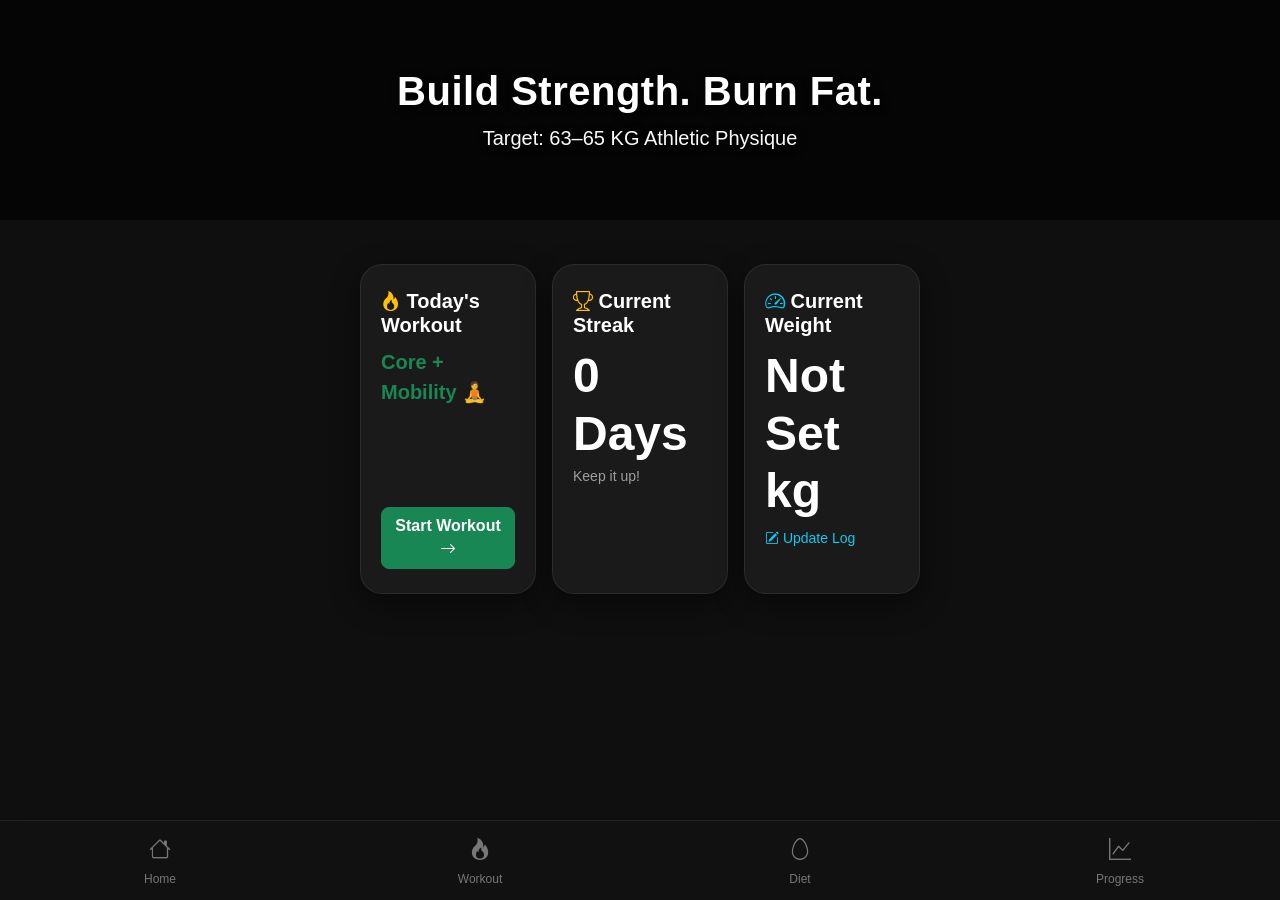
<file: index.html>
<!DOCTYPE html>
<html lang="en">

<head>
    <meta charset="UTF-8">
    <title>Project 63 - Dashboard</title>

    <meta name="viewport" content="width=device-width, initial-scale=1.0">

    <link href="https://cdn.jsdelivr.net/npm/bootstrap@5.3.2/dist/css/bootstrap.min.css" rel="stylesheet">
    <link href="https://cdn.jsdelivr.net/npm/bootstrap-icons@1.11.1/font/bootstrap-icons.css" rel="stylesheet">

    <link rel="manifest" href="manifest.json">
    <meta name="theme-color" content="#0f0f0f"> <link rel="apple-touch-icon" href="icon.png">

    <link rel="stylesheet" href="./css/style.css">
</head>

<body>

    <section class="hero">
        <div class="container text-center">
            <h1 class="fw-bold display-6 text-white text-shadow">Build Strength. Burn Fat.</h1>
            <p class="lead mb-0 text-light text-shadow">Target: 63–65 KG Athletic Physique</p>
        </div>
    </section>

    <div class="container mt-4">

        <div class="row g-3"> <div class="col-12 col-md-4">
                <div class="card h-100 d-flex flex-column justify-content-between">
                    <div>
                        <h5><i class="bi bi-fire text-warning"></i> Today's Workout</h5>
                        <p id="todayWorkout" class="mb-3 fs-5 fw-semibold text-success"></p>
                    </div>
                    <a href="workout.html" class="btn btn-success w-100 rounded-3 fw-bold">
                        Start Workout <i class="bi bi-arrow-right"></i>
                    </a>
                </div>
            </div>

            <div class="col-12 col-md-4">
                <div class="card h-100">
                    <h5><i class="bi bi-trophy text-warning"></i> Current Streak</h5>
                    <h2 id="streakCount" class="display-5 fw-bold mb-0">0 Days</h2>
                    <p class="text-muted small mt-1">Keep it up!</p>
                </div>
            </div>

            <div class="col-12 col-md-4">
                <div class="card h-100">
                    <h5><i class="bi bi-speedometer2 text-info"></i> Current Weight</h5>
                    <h2 id="currentWeight" class="display-5 fw-bold mb-0">-- kg</h2>
                    <a href="progress.html" class="text-info small text-decoration-none mt-2 d-inline-block">
                        <i class="bi bi-pencil-square"></i> Update Log
                    </a>
                </div>
            </div>

        </div>

    </div>

    <script src="./js/app.js"></script>

    <nav class="bottom-nav">
        <a href="index.html">
            <i class="bi bi-house"></i>
            <span>Home</span>
        </a>
        <a href="workout.html">
            <i class="bi bi-fire"></i>
            <span>Workout</span>
        </a>
        <a href="diet.html">
            <i class="bi bi-egg"></i>
            <span>Diet</span>
        </a>
        <a href="progress.html">
            <i class="bi bi-graph-up"></i>
            <span>Progress</span>
        </a>
    </nav>

</body>

</html>
</file>
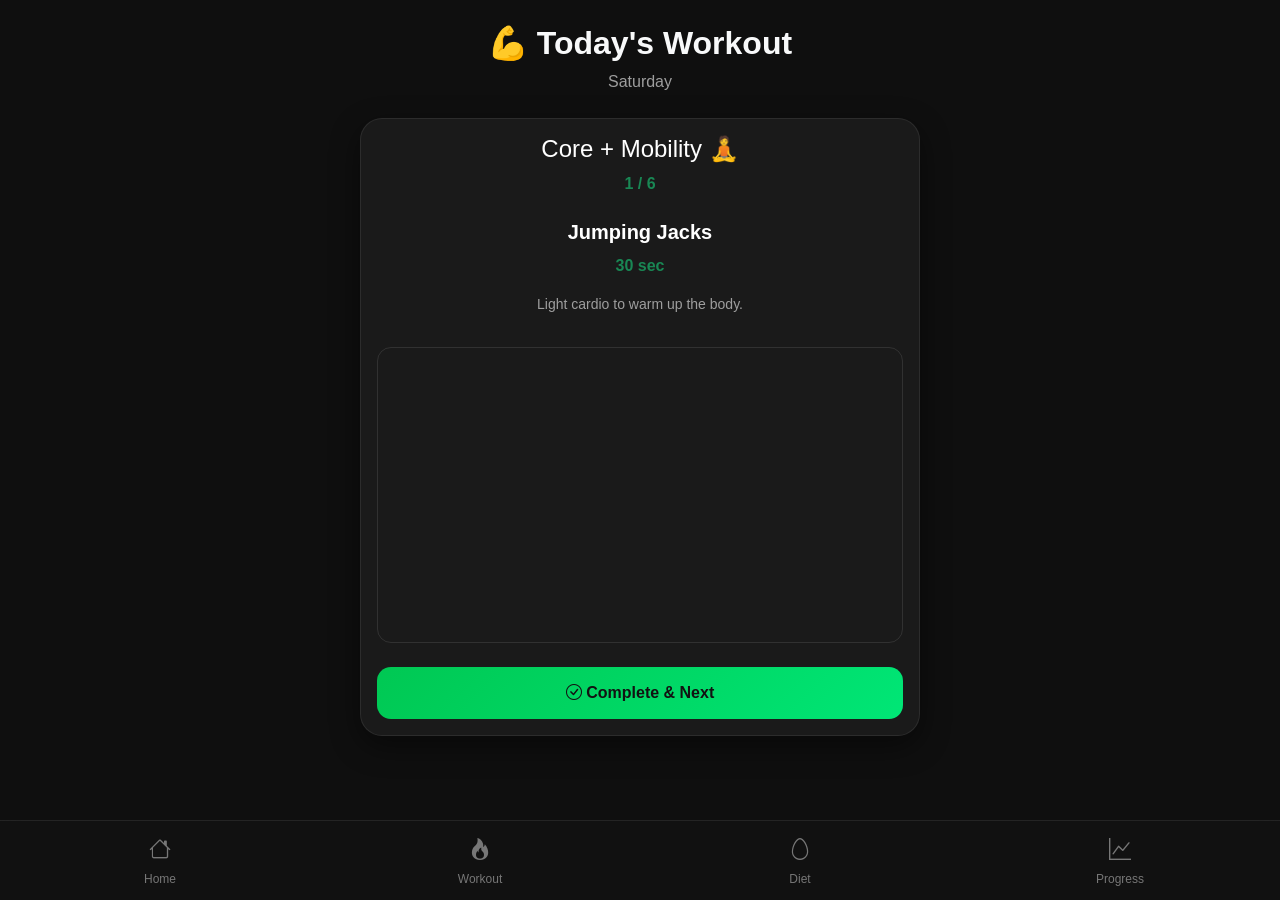
<file: workout.html>
<!DOCTYPE html>
<html>

<head>
    <title>Workout - Project 63</title>

    <meta name="viewport" content="width=device-width, initial-scale=1.0">

    <link href="https://cdn.jsdelivr.net/npm/bootstrap@5.3.2/dist/css/bootstrap.min.css" rel="stylesheet">
    <link href="https://cdn.jsdelivr.net/npm/bootstrap-icons@1.11.1/font/bootstrap-icons.css" rel="stylesheet">

    <link rel="stylesheet" href="./css/style.css">
</head>

<body>

    <div class="container py-4">

        <!-- Page Title -->
        <h2 class="text-center fw-bold mb-2">💪 Today's Workout</h2>
        <p id="todayName" class="text-center text-muted mb-4"></p>

        <!-- Workout Card -->
        <div class="card text-center p-3">

            <h4 id="todayWorkout"></h4>

            <!-- Progress -->
            <p id="exerciseProgress" class="text-success fw-bold"></p>

            <!-- Exercise Info -->
            <div class="mt-2">
                <h5 id="exerciseTitle"></h5>

                <!-- reps/sets -->
                <p id="exerciseReps" class="fw-bold text-success"></p>

                <p id="exerciseGuide" class="small text-muted"></p>
            </div>

            <!-- Video -->
            <div class="ratio ratio-16x9 mt-3">
                <iframe id="exerciseVideo" src="" allowfullscreen>
                </iframe>
            </div>

            <!-- Button -->
            <button class="mt-4" onclick="nextExercise()">
                <i class="bi bi-check-circle"></i>
                Complete & Next
            </button>

        </div>

    </div>


    <script src="./js/app.js"></script>

    <!-- Bottom Navigation -->
    <nav class="bottom-nav">
        <a href="index.html">
            <i class="bi bi-house"></i>
            <span>Home</span>
        </a>
        <a href="workout.html">
            <i class="bi bi-fire"></i>
            <span>Workout</span>
        </a>
        <a href="diet.html">
            <i class="bi bi-egg"></i>
            <span>Diet</span>
        </a>
        <a href="progress.html">
            <i class="bi bi-graph-up"></i>
            <span>Progress</span>
        </a>
    </nav>

</body>

</html>
</file>
<file: css/style.css>
/* ================= GLOBAL ================= */
* {
    box-sizing: border-box;
    /* Removes the blue tap highlight on mobile devices */
    -webkit-tap-highlight-color: transparent;
}

body {
    background-color: #0f0f0f;
    color: #f8f9fa; /* Slightly softer than pure white for readability */
    font-family:
        "Inter",
        "Segoe UI",
        -apple-system,
        BlinkMacSystemFont,
        sans-serif;
    margin: 0;
    /* Extra padding so content isn't hidden behind the bottom nav */
    padding-bottom: 90px;
    -webkit-font-smoothing: antialiased;
}

/* ================= HERO ================= */
.hero {
    height: 220px;
    background:
        linear-gradient(rgba(0, 0, 0, 0.65), rgba(0, 0, 0, 0.65)),
        url("https://images.unsplash.com/photo-1517836357463-d25dfeac3438") center/cover;
    display: flex;
    align-items: center;
    justify-content: center;
    flex-direction: column;
    text-align: center;
    text-shadow: 2px 2px 10px rgba(0, 0, 0, 0.8);
}

.hero h1 {
    font-weight: 700;
    letter-spacing: 0.5px;
    color: #ffffff;
}

.hero p {
    color: #e0e0e0;
}

/* ================= CONTAINER ================= */
.container {
    max-width: 600px;
    margin: 0 auto;
    padding: 20px;
}

/* ================= CARD ================= */
.card {
    background: #1a1a1a !important;
    color: #ffffff !important;
    border-radius: 22px;
    padding: 24px 20px; /* Slightly more vertical padding */
    margin-bottom: 20px;
    border: 1px solid rgba(255, 255, 255, 0.08);
    box-shadow: 0 10px 30px rgba(0, 0, 0, 0.45);
    transition: all 0.25s ease;
}

.card h5 {
    font-weight: 600;
    margin-bottom: 10px;
}

/* Round the corners of the YouTube video */
.ratio iframe {
    border-radius: 14px;
    border: 1px solid rgba(255, 255, 255, 0.1);
}

/* ================= BUTTONS ================= */
button {
    margin-top: 10px;
    padding: 14px 20px; /* Taller touch targets for mobile (min 44px) */
    background: linear-gradient(135deg, #00c853, #00e676);
    border: none;
    border-radius: 14px;
    color: #121212; /* Dark text on bright button for contrast */
    cursor: pointer;
    font-weight: 700;
    font-size: 16px;
    transition: all 0.2s ease;
}

/* Desktop hover */
@media (hover: hover) {
    button:hover {
        transform: translateY(-2px);
        box-shadow: 0 8px 20px rgba(0, 255, 149, 0.3);
    }
}

/* Mobile tap physical feedback */
button:active {
    transform: scale(0.96);
    box-shadow: none;
}

button.btn-danger {
    background: linear-gradient(135deg, #ff4d4d, #ff3333);
    color: white;
}

button.btn-secondary {
    background: #2a2a2a;
    color: white;
}

button.btn-warning {
    background: linear-gradient(135deg, #ffc107, #ffb300);
    color: #121212;
}

/* ================= INPUT ================= */
input {
    width: 100%;
    padding: 14px;
    margin-top: 6px;
    background: #2a2a2a;
    border: 1.5px solid transparent;
    border-radius: 12px;
    color: white;
    font-size: 16px; /* Prevents auto-zoom on iOS Safari */
    transition: 0.2s ease;
}

input:focus {
    border-color: #00ff95;
    outline: none;
    background: #2f2f2f;
    box-shadow: 0 0 0 3px rgba(0, 255, 149, 0.15);
}

/* ================= BOTTOM NAV ================= */
.bottom-nav {
    position: fixed;
    bottom: 0;
    left: 0;
    width: 100%;
    background: rgba(18, 18, 18, 0.85); /* Slightly transparent */
    display: flex;
    justify-content: space-around;
    padding: 12px 0 calc(12px + env(safe-area-inset-bottom)); /* iOS safe area */
    border-top: 1px solid rgba(255, 255, 255, 0.08);
    backdrop-filter: blur(12px); /* Native glassmorphism */
    -webkit-backdrop-filter: blur(12px); /* Safari support */
    z-index: 1000;
}

.bottom-nav a {
    color: #777;
    text-decoration: none;
    font-size: 12px;
    font-weight: 500;
    text-align: center;
    flex: 1;
    transition: all 0.2s ease;
    display: flex;
    flex-direction: column;
    align-items: center;
    gap: 4px;
}

.bottom-nav i {
    font-size: 22px;
    transition: all 0.2s ease;
}

.bottom-nav a.active {
    color: #00ff95;
}

.bottom-nav a.active i {
    transform: scale(1.15) translateY(-2px);
}

/* ================= UTILITIES & OVERRIDES ================= */
.text-muted {
    color: #9e9e9e !important;
}

/* ================= SMALL SCREEN POLISH ================= */
@media (max-width: 576px) {
    .hero {
        height: 190px;
    }

    .card {
        padding: 20px 16px;
    }

    h2 {
        font-size: 1.5rem;
    }
}
</file>
